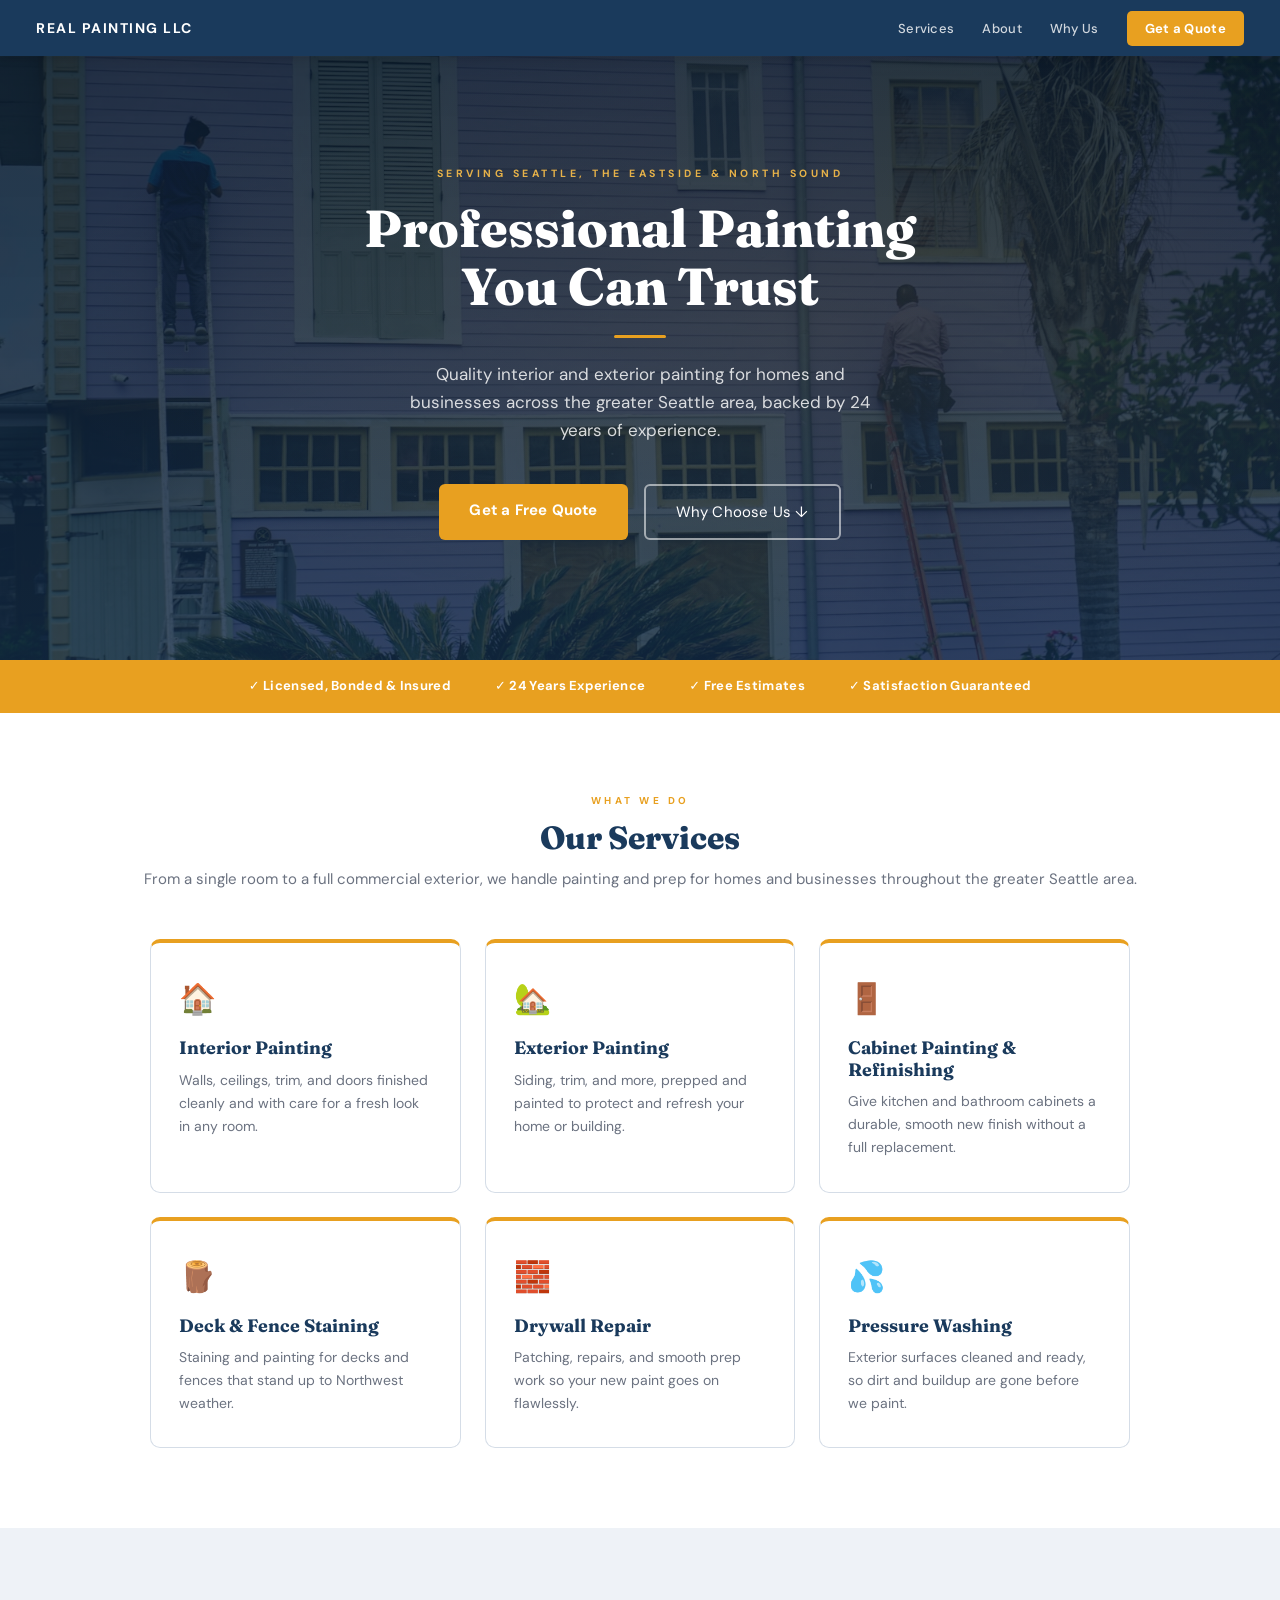
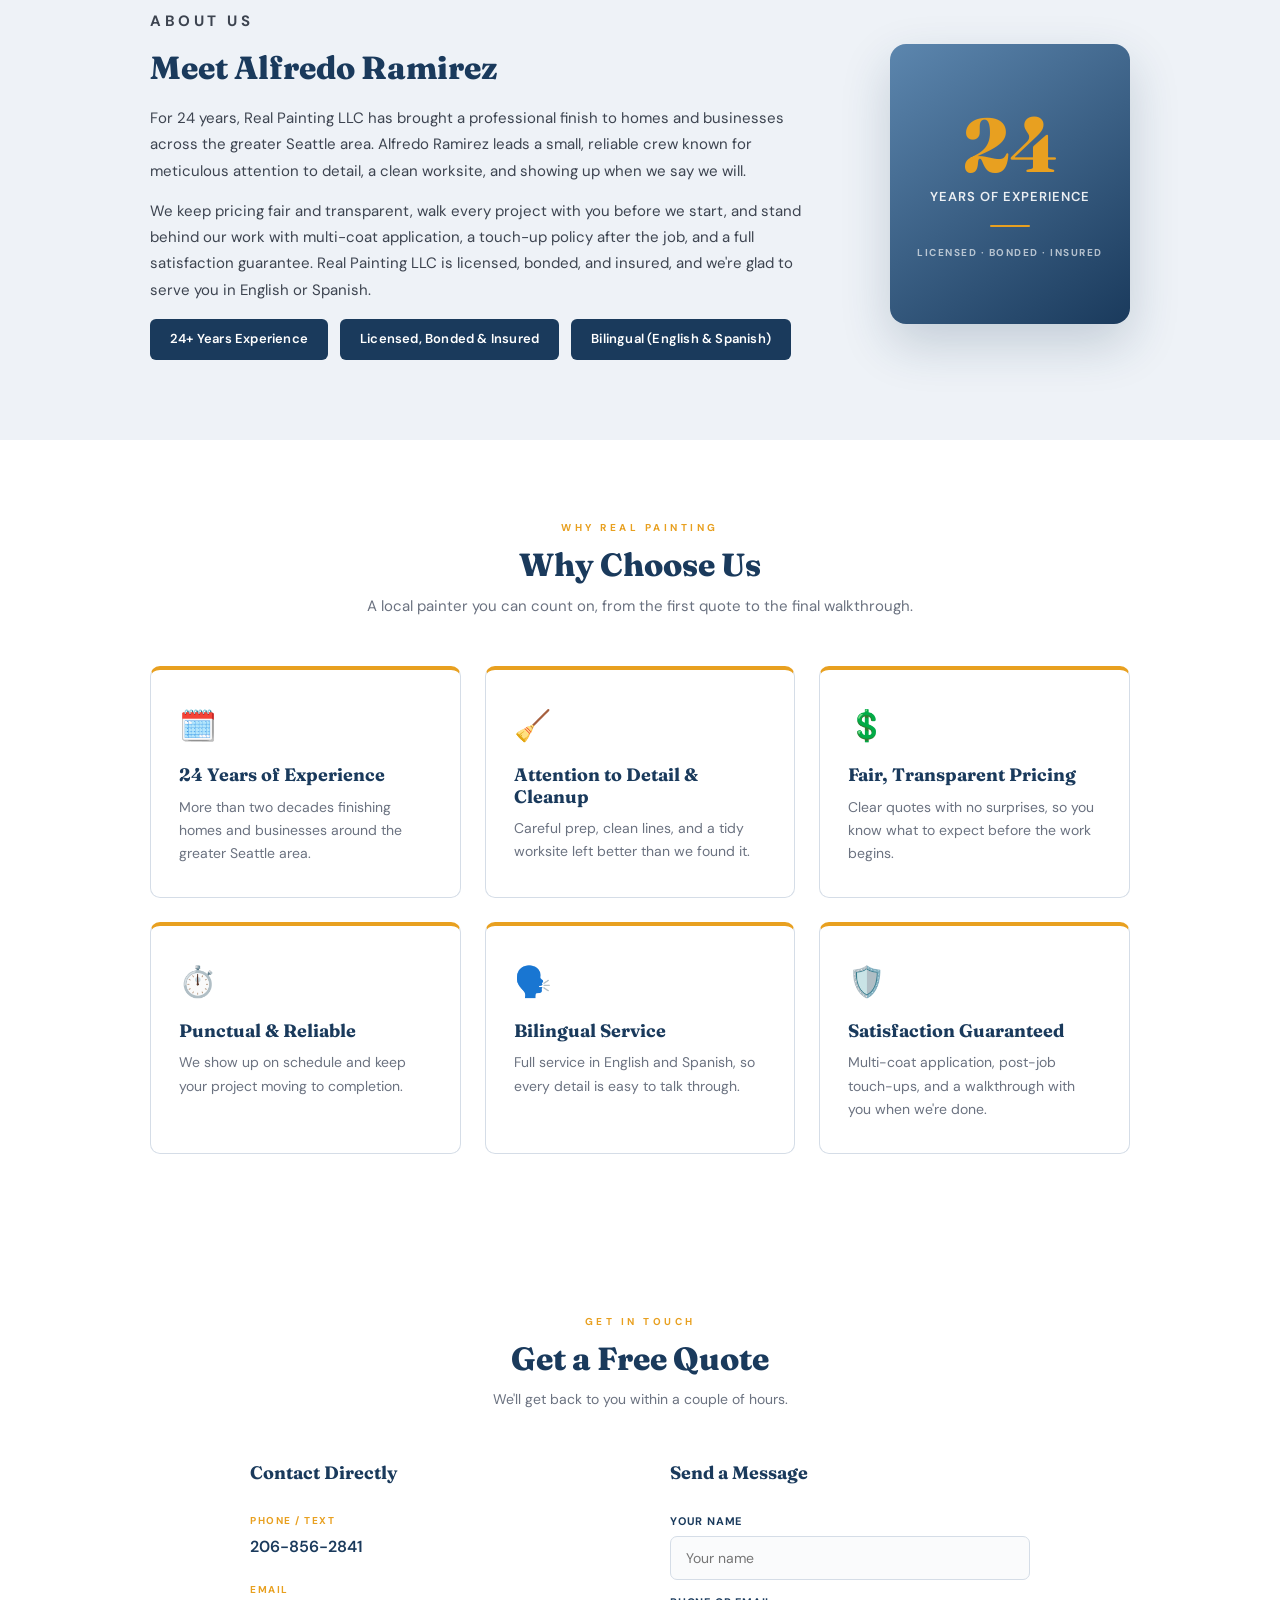
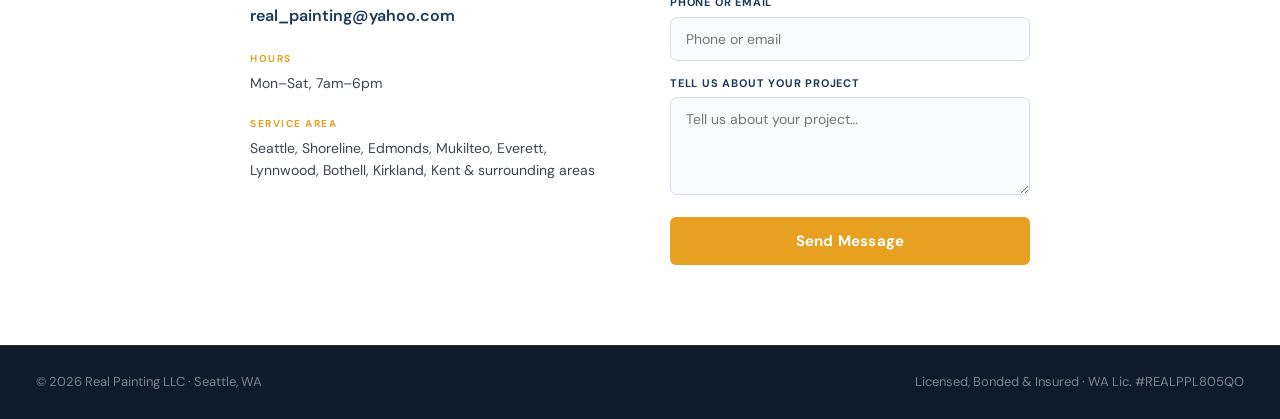
<file: index.html>
<!DOCTYPE html>
<html lang="en">
<head>
  <meta charset="UTF-8">
  <meta name="viewport" content="width=device-width, initial-scale=1.0">
  <meta name="description" content="Real Painting LLC provides professional interior and exterior painting for homes and businesses across the greater Seattle area. Licensed, bonded, and insured, with 24 years of experience. Free estimates.">
  <title>Real Painting LLC | Professional Painting in the Greater Seattle Area</title>
  <link rel="preconnect" href="https://fonts.googleapis.com">
  <link rel="preconnect" href="https://fonts.gstatic.com" crossorigin>
  <link href="https://fonts.googleapis.com/css2?family=DM+Sans:opsz,wght@9..40,400;9..40,500;9..40,600;9..40,700&family=Fraunces:opsz,wght@9..144,700;9..144,800&display=swap" rel="stylesheet">
  <link rel="stylesheet" href="style.css">
</head>
<body>

  <header>
    <nav id="main-nav" aria-label="Main navigation">
      <a href="#" class="nav-logo">REAL PAINTING LLC</a>
      <button id="nav-toggle" aria-label="Toggle navigation" aria-expanded="false" aria-controls="nav-links">
        <span></span><span></span><span></span>
      </button>
      <ul id="nav-links">
        <li><a href="#services">Services</a></li>
        <li><a href="#about">About</a></li>
        <li><a href="#why">Why Us</a></li>
        <li><a href="#contact" class="nav-cta">Get a Quote</a></li>
      </ul>
    </nav>
  </header>

  <main>

  <section id="hero">
    <div class="hero-content">
      <p class="eyebrow">SERVING SEATTLE, THE EASTSIDE &amp; NORTH SOUND</p>
      <h1>Professional Painting<br>You Can Trust</h1>
      <div class="hero-accent-line"></div>
      <p class="hero-sub">Quality interior and exterior painting for homes and businesses across the greater Seattle area, backed by 24 years of experience.</p>
      <div class="hero-ctas">
        <a href="#contact" class="btn-primary">Get a Free Quote</a>
        <a href="#why" class="btn-secondary">Why Choose Us ↓</a>
      </div>
    </div>
  </section>

  <div id="trust-bar">
    <span>✓ Licensed, Bonded &amp; Insured</span>
    <span>✓ 24 Years Experience</span>
    <span>✓ Free Estimates</span>
    <span>✓ Satisfaction Guaranteed</span>
  </div>

  <section id="services">
    <p class="section-label">WHAT WE DO</p>
    <h2>Our Services</h2>
    <p class="section-intro">From a single room to a full commercial exterior, we handle painting and prep for homes and businesses throughout the greater Seattle area.</p>
    <div class="services-grid">
      <div class="service-card reveal" data-delay="1">
        <div class="service-icon">🏠</div>
        <h3>Interior Painting</h3>
        <p>Walls, ceilings, trim, and doors finished cleanly and with care for a fresh look in any room.</p>
      </div>
      <div class="service-card reveal" data-delay="2">
        <div class="service-icon">🏡</div>
        <h3>Exterior Painting</h3>
        <p>Siding, trim, and more, prepped and painted to protect and refresh your home or building.</p>
      </div>
      <div class="service-card reveal" data-delay="3">
        <div class="service-icon">🚪</div>
        <h3>Cabinet Painting &amp; Refinishing</h3>
        <p>Give kitchen and bathroom cabinets a durable, smooth new finish without a full replacement.</p>
      </div>
      <div class="service-card reveal" data-delay="1">
        <div class="service-icon">🪵</div>
        <h3>Deck &amp; Fence Staining</h3>
        <p>Staining and painting for decks and fences that stand up to Northwest weather.</p>
      </div>
      <div class="service-card reveal" data-delay="2">
        <div class="service-icon">🧱</div>
        <h3>Drywall Repair</h3>
        <p>Patching, repairs, and smooth prep work so your new paint goes on flawlessly.</p>
      </div>
      <div class="service-card reveal" data-delay="3">
        <div class="service-icon">💦</div>
        <h3>Pressure Washing</h3>
        <p>Exterior surfaces cleaned and ready, so dirt and buildup are gone before we paint.</p>
      </div>
    </div>
  </section>

  <section id="about">
    <div class="about-inner reveal">
      <div class="about-text">
        <p class="section-label">ABOUT US</p>
        <h2>Meet Alfredo Ramirez</h2>
        <p>For 24 years, Real Painting LLC has brought a professional finish to homes and businesses across the greater Seattle area. Alfredo Ramirez leads a small, reliable crew known for meticulous attention to detail, a clean worksite, and showing up when we say we will.</p>
        <p>We keep pricing fair and transparent, walk every project with you before we start, and stand behind our work with multi-coat application, a touch-up policy after the job, and a full satisfaction guarantee. Real Painting LLC is licensed, bonded, and insured, and we're glad to serve you in English or Spanish.</p>
        <div class="about-badges">
          <span class="badge">24+ Years Experience</span>
          <span class="badge">Licensed, Bonded &amp; Insured</span>
          <span class="badge">Bilingual (English &amp; Spanish)</span>
        </div>
      </div>
      <div class="about-photo about-seal" aria-hidden="true">
        <span class="seal-num">24</span>
        <span class="seal-label">Years of Experience</span>
        <span class="seal-divider"></span>
        <span class="seal-sub">Licensed · Bonded · Insured</span>
      </div>
    </div>
  </section>

  <section id="why">
    <p class="section-label">WHY REAL PAINTING</p>
    <h2>Why Choose Us</h2>
    <p class="section-intro">A local painter you can count on, from the first quote to the final walkthrough.</p>
    <div class="services-grid">
      <div class="service-card reveal" data-delay="1">
        <div class="service-icon">🗓️</div>
        <h3>24 Years of Experience</h3>
        <p>More than two decades finishing homes and businesses around the greater Seattle area.</p>
      </div>
      <div class="service-card reveal" data-delay="2">
        <div class="service-icon">🧹</div>
        <h3>Attention to Detail &amp; Cleanup</h3>
        <p>Careful prep, clean lines, and a tidy worksite left better than we found it.</p>
      </div>
      <div class="service-card reveal" data-delay="3">
        <div class="service-icon">💲</div>
        <h3>Fair, Transparent Pricing</h3>
        <p>Clear quotes with no surprises, so you know what to expect before the work begins.</p>
      </div>
      <div class="service-card reveal" data-delay="1">
        <div class="service-icon">⏱️</div>
        <h3>Punctual &amp; Reliable</h3>
        <p>We show up on schedule and keep your project moving to completion.</p>
      </div>
      <div class="service-card reveal" data-delay="2">
        <div class="service-icon">🗣️</div>
        <h3>Bilingual Service</h3>
        <p>Full service in English and Spanish, so every detail is easy to talk through.</p>
      </div>
      <div class="service-card reveal" data-delay="3">
        <div class="service-icon">🛡️</div>
        <h3>Satisfaction Guaranteed</h3>
        <p>Multi-coat application, post-job touch-ups, and a walkthrough with you when we're done.</p>
      </div>
    </div>
  </section>

  <section id="contact">
    <div class="contact-header">
      <p class="section-label">GET IN TOUCH</p>
      <h2>Get a Free Quote</h2>
      <p>We'll get back to you within a couple of hours.</p>
    </div>
    <div class="contact-inner reveal">
      <div class="contact-info">
        <h3>Contact Directly</h3>
        <div class="contact-item">
          <p class="contact-label">PHONE / TEXT</p>
          <a href="tel:2068562841">206-856-2841</a>
        </div>
        <div class="contact-item">
          <p class="contact-label">EMAIL</p>
          <a href="mailto:real_painting@yahoo.com">real_painting@yahoo.com</a>
        </div>
        <div class="contact-item">
          <p class="contact-label">HOURS</p>
          <p>Mon–Sat, 7am–6pm</p>
        </div>
        <div class="contact-item">
          <p class="contact-label">SERVICE AREA</p>
          <p>Seattle, Shoreline, Edmonds, Mukilteo, Everett, Lynnwood, Bothell, Kirkland, Kent &amp; surrounding areas</p>
        </div>
      </div>
      <form class="contact-form" action="https://formspree.io/f/maqavkob" method="POST">
        <h3>Send a Message</h3>
        <label for="form-name">Your name</label>
        <input type="text" id="form-name" name="name" placeholder="Your name" autocomplete="name" required>
        <label for="form-contact">Phone or email</label>
        <input type="text" id="form-contact" name="contact" placeholder="Phone or email" autocomplete="email" required>
        <label for="form-message">Tell us about your project</label>
        <textarea id="form-message" name="message" placeholder="Tell us about your project…" rows="4" required></textarea>
        <button type="submit" class="btn-primary">Send Message</button>
        <p class="form-success" hidden>Thanks! We'll be in touch soon.</p>
        <p class="form-error" hidden>Something went wrong. Please try again or call us directly.</p>
      </form>
    </div>
  </section>

  </main>

  <footer>
    <span>© 2026 Real Painting LLC · Seattle, WA</span>
    <span>Licensed, Bonded &amp; Insured · WA Lic. #REALPPL805QO</span>
  </footer>

  <script src="script.js"></script>
</body>
</html>
</file>
<file: style.css>
/* ============================
   Google Fonts
   ============================ */
@import url('https://fonts.googleapis.com/css2?family=DM+Sans:opsz,wght@9..40,400;9..40,500;9..40,600;9..40,700&family=Fraunces:opsz,wght@9..144,700;9..144,800&display=swap');

/* ============================
   CSS Custom Properties
   ============================ */
:root {
  --navy: #1a3a5c;
  --navy-dark: #0f2133;
  --gold: #e8a020;
  --gold-glow: rgba(232, 160, 32, 0.35);
  --dark-footer: #0d1b2a;
  --light-bg: #eef2f7;
  --body-text: #3d4450;
  --muted-text: #6b7280;
  --border: #d5dde7;
  --white: #fff;

  --font-display: 'Fraunces', Georgia, serif;
  --font-body: 'DM Sans', system-ui, -apple-system, sans-serif;

  --ease-lift: transform 0.22s ease, box-shadow 0.22s ease;
}

/* ============================
   Animations
   ============================ */
@keyframes fadeUp {
  from { opacity: 0; transform: translateY(28px); }
  to   { opacity: 1; transform: translateY(0); }
}

@keyframes fadeIn {
  from { opacity: 0; }
  to   { opacity: 1; }
}

/* Scroll reveal */
.reveal {
  opacity: 0;
  transform: translateY(24px);
  transition: opacity 0.65s ease, transform 0.65s ease;
}
.reveal.visible {
  opacity: 1;
  transform: none;
}
.reveal[data-delay="1"] { transition-delay: 0.1s; }
.reveal[data-delay="2"] { transition-delay: 0.22s; }
.reveal[data-delay="3"] { transition-delay: 0.36s; }

/* ============================
   Reset
   ============================ */
*, *::before, *::after {
  box-sizing: border-box;
  margin: 0;
  padding: 0;
}

img {
  max-width: 100%;
  display: block;
}

a {
  text-decoration: none;
}

/* ============================
   Base
   ============================ */
html {
  scroll-behavior: smooth;
}

body {
  font-family: var(--font-body);
  color: var(--body-text);
  line-height: 1.6;
  -webkit-font-smoothing: antialiased;
}

h1, h2, h3 {
  font-family: var(--font-display);
}

/* ============================
   Shared Section Styles
   ============================ */
section {
  padding: 80px 32px;
}

.section-label {
  color: var(--gold);
  font-size: 10px;
  letter-spacing: 3.5px;
  font-weight: 700;
  margin-bottom: 10px;
  text-align: center;
  text-transform: uppercase;
  font-family: var(--font-body);
}

section h2,
section h1 {
  color: var(--navy);
  font-size: 32px;
  font-weight: 800;
  text-align: center;
  margin-bottom: 10px;
  line-height: 1.2;
}

.section-intro {
  color: var(--muted-text);
  font-size: 15px;
  text-align: center;
  margin-bottom: 48px;
}

/* ============================
   Shared Buttons
   ============================ */
.btn-primary {
  display: inline-block;
  background: var(--gold);
  color: var(--white);
  padding: 14px 30px;
  border-radius: 6px;
  font-size: 15px;
  font-weight: 700;
  border: none;
  cursor: pointer;
  font-family: var(--font-body);
  transition: opacity 0.2s, transform 0.2s ease, box-shadow 0.2s ease;
  letter-spacing: 0.2px;
}

.btn-primary:hover {
  opacity: 0.95;
  transform: translateY(-2px);
  box-shadow: 0 8px 24px var(--gold-glow);
}

.btn-secondary {
  display: inline-block;
  border: 2px solid rgba(255, 255, 255, 0.55);
  color: var(--white);
  padding: 14px 30px;
  border-radius: 6px;
  font-size: 15px;
  font-family: var(--font-body);
  transition: border-color 0.2s, background 0.2s;
  letter-spacing: 0.2px;
}

.btn-secondary:hover {
  border-color: var(--white);
  background: rgba(255, 255, 255, 0.1);
}

/* ============================
   Form Labels
   ============================ */
.contact-form label {
  display: block;
  font-size: 11px;
  font-weight: 700;
  color: var(--navy);
  letter-spacing: 0.8px;
  margin-bottom: 5px;
  text-transform: uppercase;
  font-family: var(--font-body);
}

/* ============================
   Navigation
   ============================ */
header {
  position: sticky;
  top: 0;
  z-index: 100;
}

#main-nav {
  background: var(--navy);
  display: flex;
  justify-content: space-between;
  align-items: center;
  padding: 15px 36px;
  transition: background 0.35s ease, box-shadow 0.35s ease, backdrop-filter 0.35s ease;
  box-shadow: 0 2px 10px rgba(0, 0, 0, 0.15);
}

header.scrolled #main-nav {
  background: rgba(26, 58, 92, 0.9);
  backdrop-filter: blur(14px);
  -webkit-backdrop-filter: blur(14px);
  box-shadow: 0 4px 24px rgba(0, 0, 0, 0.28);
}

.nav-logo {
  color: var(--white);
  font-size: 14px;
  font-weight: 700;
  letter-spacing: 1.5px;
  font-family: var(--font-body);
}

#nav-links {
  list-style: none;
  display: flex;
  gap: 28px;
  align-items: center;
}

#nav-links a {
  color: rgba(255, 255, 255, 0.8);
  font-size: 13px;
  font-weight: 500;
  transition: color 0.2s;
  letter-spacing: 0.3px;
}

#nav-links a:hover {
  color: var(--white);
}

.nav-cta {
  background: var(--gold) !important;
  color: var(--white) !important;
  padding: 9px 18px;
  border-radius: 5px;
  font-weight: 700 !important;
  transition: transform 0.2s ease, box-shadow 0.2s ease !important;
}

.nav-cta:hover {
  transform: translateY(-1px) !important;
  box-shadow: 0 4px 14px var(--gold-glow) !important;
}

#nav-toggle {
  display: none;
  flex-direction: column;
  gap: 5px;
  background: none;
  border: none;
  cursor: pointer;
  padding: 4px;
}

#nav-toggle span {
  display: block;
  width: 24px;
  height: 2px;
  background: var(--white);
}

/* ============================
   Hero
   ============================ */
#hero {
  background-image:
    linear-gradient(rgba(12, 28, 46, 0.88), rgba(18, 42, 70, 0.82)),
    url('images/hero-bg.jpg');
  background-color: #1c4070;
  background-size: cover;
  background-position: center;
  padding: 110px 32px 120px;
  text-align: center;
  color: var(--white);
  position: relative;
  overflow: hidden;
}

#hero::before {
  content: '';
  position: absolute;
  inset: 0;
  background: radial-gradient(ellipse at 65% 45%, rgba(232, 160, 32, 0.08) 0%, transparent 68%);
  pointer-events: none;
}

.hero-content {
  max-width: 700px;
  margin: 0 auto;
  position: relative;
}

.eyebrow {
  color: rgba(240, 184, 74, 0.95);
  font-size: 10.5px;
  letter-spacing: 3.5px;
  font-weight: 700;
  margin-bottom: 18px;
  text-transform: uppercase;
  font-family: var(--font-body);
  animation: fadeUp 0.7s ease both;
}

#hero h1 {
  font-size: 52px;
  font-weight: 800;
  line-height: 1.1;
  margin-bottom: 0;
  color: var(--white);
  animation: fadeUp 0.7s 0.15s ease both;
}

.hero-accent-line {
  width: 52px;
  height: 3px;
  background: var(--gold);
  margin: 20px auto 22px;
  border-radius: 2px;
  animation: fadeIn 0.6s 0.35s ease both;
}

.hero-sub {
  color: rgba(255, 255, 255, 0.82);
  font-size: 17px;
  max-width: 500px;
  margin: 0 auto 40px;
  line-height: 1.65;
  animation: fadeUp 0.7s 0.35s ease both;
  font-family: var(--font-body);
}

.hero-ctas {
  display: flex;
  gap: 16px;
  justify-content: center;
  flex-wrap: wrap;
  animation: fadeUp 0.7s 0.5s ease both;
}

/* ============================
   Trust Bar
   ============================ */
#trust-bar {
  background: var(--gold);
  padding: 16px 32px;
  display: flex;
  justify-content: center;
  gap: 44px;
  flex-wrap: wrap;
}

#trust-bar span {
  color: var(--white);
  font-size: 13px;
  font-weight: 700;
  letter-spacing: 0.3px;
}

/* ============================
   Services
   ============================ */
#services {
  background: var(--white);
}

.services-grid {
  display: grid;
  grid-template-columns: repeat(3, 1fr);
  gap: 24px;
  max-width: 980px;
  margin: 0 auto;
}

.service-card {
  border: 1px solid var(--border);
  border-top: 4px solid var(--gold);
  border-radius: 10px;
  padding: 32px 28px;
  transition: var(--ease-lift);
  background: var(--white);
}

.service-card:hover {
  transform: translateY(-5px);
  box-shadow: 0 16px 40px rgba(26, 58, 92, 0.11);
  border-color: transparent;
  border-top-color: var(--gold);
}

.service-icon {
  font-size: 30px;
  margin-bottom: 14px;
  display: block;
}

.service-card h3 {
  color: var(--navy);
  font-size: 18px;
  font-weight: 700;
  margin-bottom: 10px;
  line-height: 1.2;
}

.service-card p {
  color: var(--muted-text);
  font-size: 14px;
  line-height: 1.65;
}

/* ============================
   About
   ============================ */
#about {
  background: var(--light-bg);
}

.about-inner {
  display: flex;
  gap: 56px;
  align-items: center;
  max-width: 980px;
  margin: 0 auto;
}

.about-text {
  flex: 1;
}

.about-text .section-label {
  text-align: left;
}

.about-text h2 {
  text-align: left;
  margin-bottom: 18px;
}

.about-text p {
  color: var(--body-text);
  font-size: 15px;
  line-height: 1.75;
  margin-bottom: 14px;
}

.about-badges {
  display: flex;
  gap: 12px;
  flex-wrap: wrap;
  margin-top: 16px;
}

.badge {
  background: var(--navy);
  color: var(--white);
  padding: 10px 20px;
  border-radius: 6px;
  font-size: 13px;
  font-weight: 600;
  letter-spacing: 0.2px;
}

.about-photo {
  width: 240px;
  height: 280px;
  background: linear-gradient(145deg, #5c86ae, var(--navy));
  border-radius: 16px;
  display: flex;
  align-items: center;
  justify-content: center;
  color: rgba(255, 255, 255, 0.4);
  font-size: 13px;
  flex-shrink: 0;
  text-align: center;
  box-shadow: 0 20px 50px rgba(26, 58, 92, 0.2);
}

.about-seal {
  flex-direction: column;
  gap: 4px;
  padding: 32px 24px;
}

.seal-num {
  font-family: var(--font-display);
  font-size: 76px;
  font-weight: 800;
  line-height: 1;
  color: var(--gold);
}

.seal-label {
  font-family: var(--font-body);
  font-size: 13px;
  font-weight: 600;
  letter-spacing: 1px;
  text-transform: uppercase;
  color: rgba(255, 255, 255, 0.9);
}

.seal-divider {
  width: 40px;
  height: 2px;
  background: var(--gold);
  border-radius: 2px;
  margin: 14px 0;
}

.seal-sub {
  font-family: var(--font-body);
  font-size: 10px;
  font-weight: 700;
  letter-spacing: 1.5px;
  text-transform: uppercase;
  color: rgba(255, 255, 255, 0.65);
}

/* ============================
   Gallery
   ============================ */
#gallery {
  background: var(--white);
}

.gallery-grid {
  display: grid;
  grid-template-columns: repeat(3, 1fr);
  gap: 14px;
  max-width: 980px;
  margin: 0 auto;
}

.gallery-item {
  aspect-ratio: 4 / 3;
  background: linear-gradient(135deg, #b0c4d8, #7a9ab5);
  border-radius: 8px;
  overflow: hidden;
  position: relative;
}

.gallery-item::after {
  content: '';
  position: absolute;
  inset: 0;
  background: rgba(26, 58, 92, 0.45);
  opacity: 0;
  transition: opacity 0.3s ease;
}

.gallery-item:hover::after {
  opacity: 1;
}

.gallery-item img {
  width: 100%;
  height: 100%;
  object-fit: cover;
  transition: transform 0.45s ease;
}

.gallery-item:hover img {
  transform: scale(1.06);
}

/* ============================
   Testimonials
   ============================ */
#testimonials {
  background: var(--navy);
  position: relative;
}

#testimonials::before {
  content: '';
  position: absolute;
  inset: 0;
  background: radial-gradient(ellipse at 80% 20%, rgba(232, 160, 32, 0.06) 0%, transparent 60%);
  pointer-events: none;
}

#testimonials .section-label {
  color: var(--gold);
}

#testimonials h2 {
  color: var(--white);
}

.testimonials-grid {
  display: grid;
  grid-template-columns: repeat(3, 1fr);
  gap: 24px;
  max-width: 980px;
  margin: 0 auto;
  position: relative;
}

.testimonial-card {
  background: rgba(255, 255, 255, 0.07);
  border-radius: 10px;
  border-left: 3px solid var(--gold);
  padding: 32px 28px 28px;
  position: relative;
  overflow: hidden;
  transition: background 0.2s ease;
}

.testimonial-card:hover {
  background: rgba(255, 255, 255, 0.11);
}

.testimonial-card::before {
  content: '\201C';
  position: absolute;
  top: 6px;
  right: 18px;
  font-size: 88px;
  font-family: var(--font-display);
  color: var(--gold);
  opacity: 0.2;
  line-height: 1;
  pointer-events: none;
}

.testimonial-card p {
  color: rgba(255, 255, 255, 0.88);
  font-size: 14px;
  line-height: 1.75;
  font-style: italic;
  margin-bottom: 18px;
  position: relative;
}

.testimonial-card cite {
  color: var(--gold);
  font-size: 12px;
  font-weight: 700;
  font-style: normal;
  letter-spacing: 0.8px;
  text-transform: uppercase;
}

/* ============================
   Contact
   ============================ */
#contact {
  background: var(--white);
}

.contact-header {
  text-align: center;
  margin-bottom: 48px;
}

.contact-header p:not(.section-label) {
  color: var(--muted-text);
  font-size: 14px;
}

.contact-inner {
  display: grid;
  grid-template-columns: 1fr 1fr;
  gap: 60px;
  max-width: 780px;
  margin: 0 auto;
}

.contact-info h3,
.contact-form h3 {
  color: var(--navy);
  font-size: 18px;
  font-weight: 700;
  margin-bottom: 26px;
}

.contact-item {
  margin-bottom: 22px;
}

.contact-label {
  color: var(--gold);
  font-size: 10px;
  letter-spacing: 1.5px;
  font-weight: 700;
  margin-bottom: 5px;
  text-transform: uppercase;
}

.contact-info a {
  color: var(--navy);
  font-size: 16px;
  font-weight: 600;
  transition: color 0.2s;
}

.contact-info a:hover {
  color: var(--gold);
}

.contact-info p:not(.contact-label) {
  color: var(--body-text);
  font-size: 14px;
}

.contact-form input,
.contact-form textarea {
  width: 100%;
  padding: 12px 15px;
  border: 1.5px solid var(--border);
  border-radius: 7px;
  font-size: 14px;
  font-family: var(--font-body);
  margin-bottom: 14px;
  color: var(--body-text);
  transition: border-color 0.2s, box-shadow 0.2s;
  background: #fafbfc;
}

.contact-form input:focus,
.contact-form textarea:focus {
  outline: none;
  border-color: var(--gold);
  box-shadow: 0 0 0 3px rgba(232, 160, 32, 0.18);
  background: var(--white);
}

.contact-form textarea {
  resize: vertical;
}

.form-success {
  color: #1d6a32;
  background: #e8f5ec;
  border: 1px solid #a8d5b5;
  border-radius: 7px;
  padding: 12px 16px;
  font-size: 14px;
  font-weight: 600;
  margin-top: 8px;
}

.form-error {
  color: #8b1f1f;
  background: #fff0f0;
  border: 1px solid #f0b8b8;
  border-radius: 7px;
  padding: 12px 16px;
  font-size: 14px;
  margin-top: 8px;
}

.contact-form .btn-primary {
  width: 100%;
  font-size: 15px;
  padding: 14px;
}

/* ============================
   Footer
   ============================ */
footer {
  background: var(--dark-footer);
  padding: 26px 36px;
  display: flex;
  justify-content: space-between;
  align-items: center;
  flex-wrap: wrap;
  gap: 8px;
  border-top: 1px solid rgba(232, 160, 32, 0.15);
}

footer span {
  color: rgba(255, 255, 255, 0.45);
  font-size: 13px;
}

/* ============================
   Responsive — 768px
   ============================ */
@media (max-width: 768px) {
  header {
    position: relative;
  }

  #nav-toggle {
    display: flex;
  }

  #nav-links {
    display: none;
    position: absolute;
    top: 100%;
    left: 0;
    right: 0;
    background: var(--navy);
    flex-direction: column;
    padding: 16px 24px;
    gap: 16px;
    box-shadow: 0 4px 12px rgba(0, 0, 0, 0.25);
    z-index: 99;
  }

  #nav-links.open {
    display: flex;
  }

  #hero {
    padding: 80px 24px 90px;
  }

  #hero h1 {
    font-size: 36px;
  }

  .hero-sub {
    font-size: 16px;
  }

  #trust-bar {
    gap: 16px;
    padding: 14px 24px;
  }

  section {
    padding: 64px 24px;
  }

  .services-grid {
    grid-template-columns: 1fr;
  }

  .about-inner {
    flex-direction: column;
  }

  .about-text .section-label,
  .about-text h2 {
    text-align: center;
  }

  .about-badges {
    justify-content: center;
  }

  .about-photo {
    width: 200px;
    height: 220px;
  }

  .gallery-grid {
    grid-template-columns: repeat(2, 1fr);
  }

  .testimonials-grid {
    grid-template-columns: 1fr;
  }

  .contact-inner {
    grid-template-columns: 1fr;
    gap: 40px;
  }

  footer {
    flex-direction: column;
    text-align: center;
  }
}

/* ============================
   Responsive — 480px
   ============================ */
@media (max-width: 480px) {
  #hero h1 {
    font-size: 30px;
  }

  .gallery-grid {
    grid-template-columns: 1fr;
  }
}

/* ============================
   Accessibility — keyboard focus
   ============================ */
:focus-visible {
  outline: 3px solid var(--gold);
  outline-offset: 2px;
}

.btn-primary:focus:not(:focus-visible),
.btn-secondary:focus:not(:focus-visible),
.nav-cta:focus:not(:focus-visible) {
  outline: none;
}
</file>
